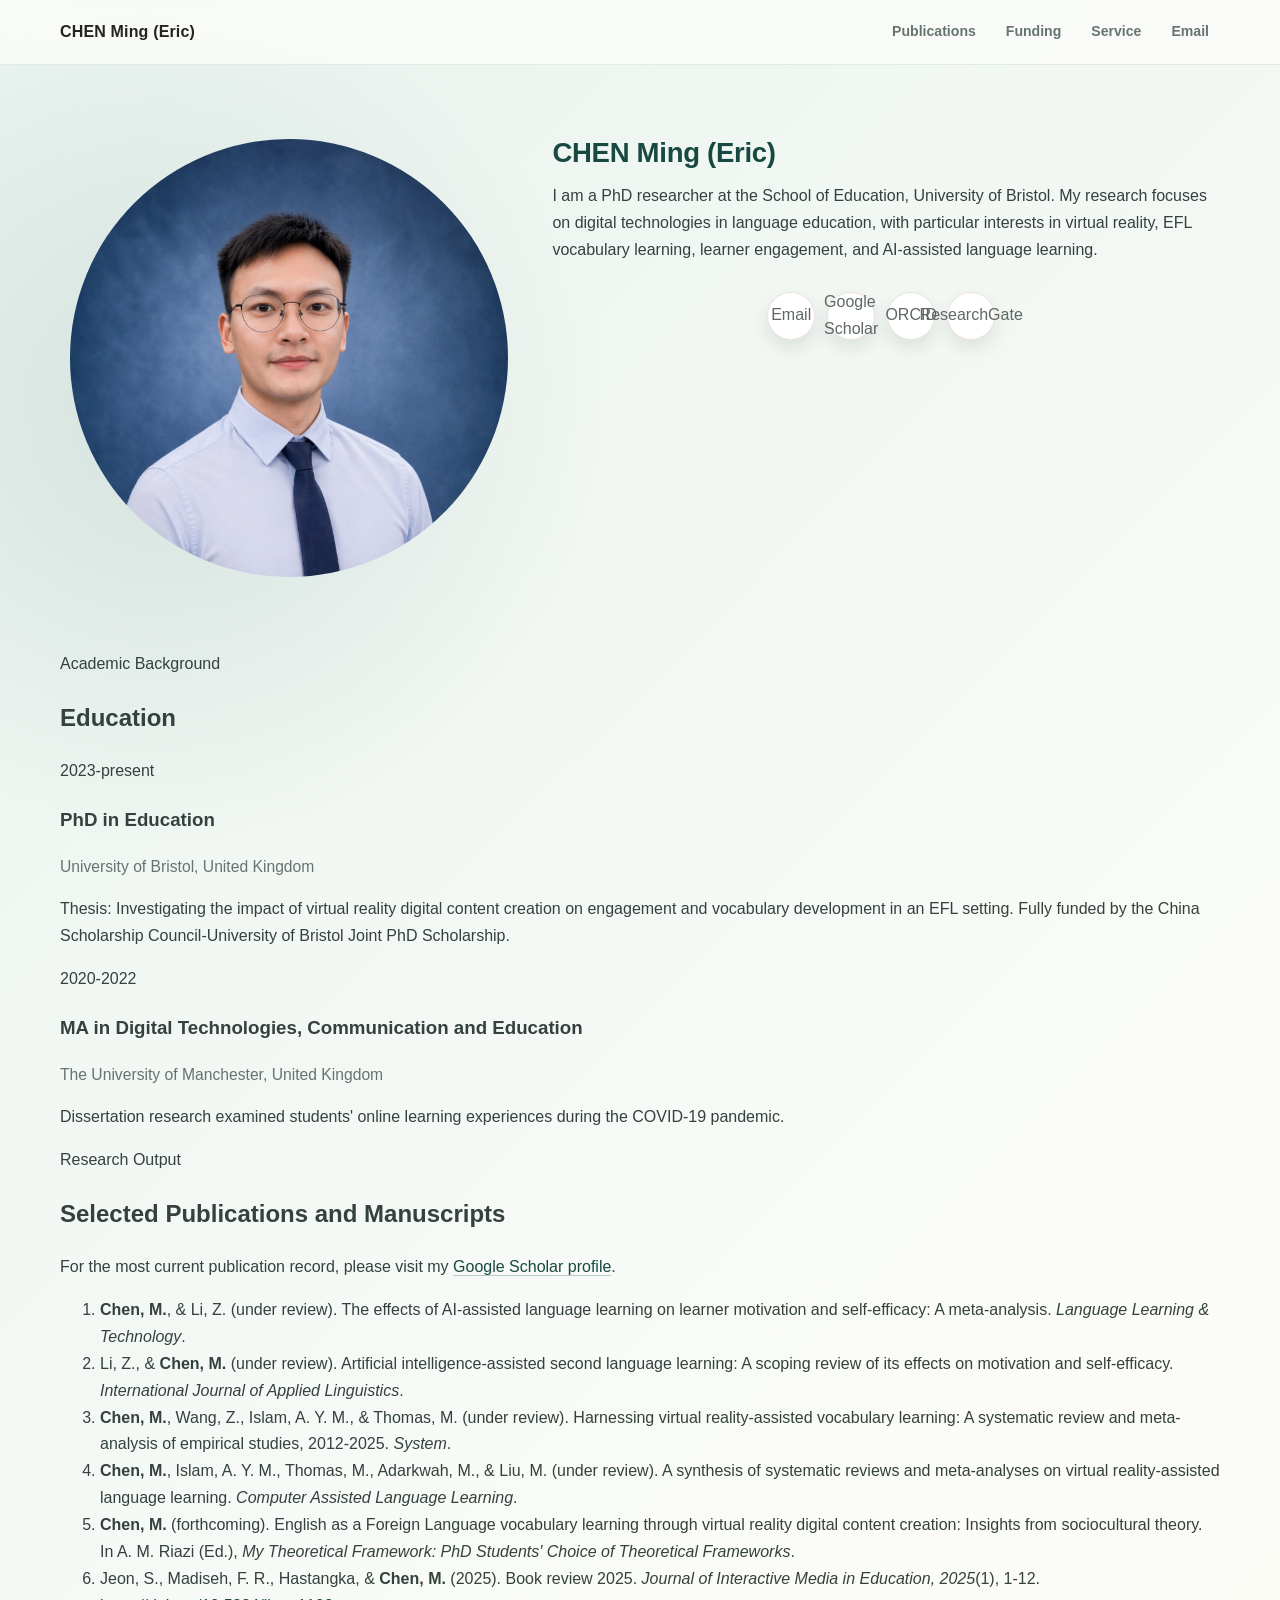
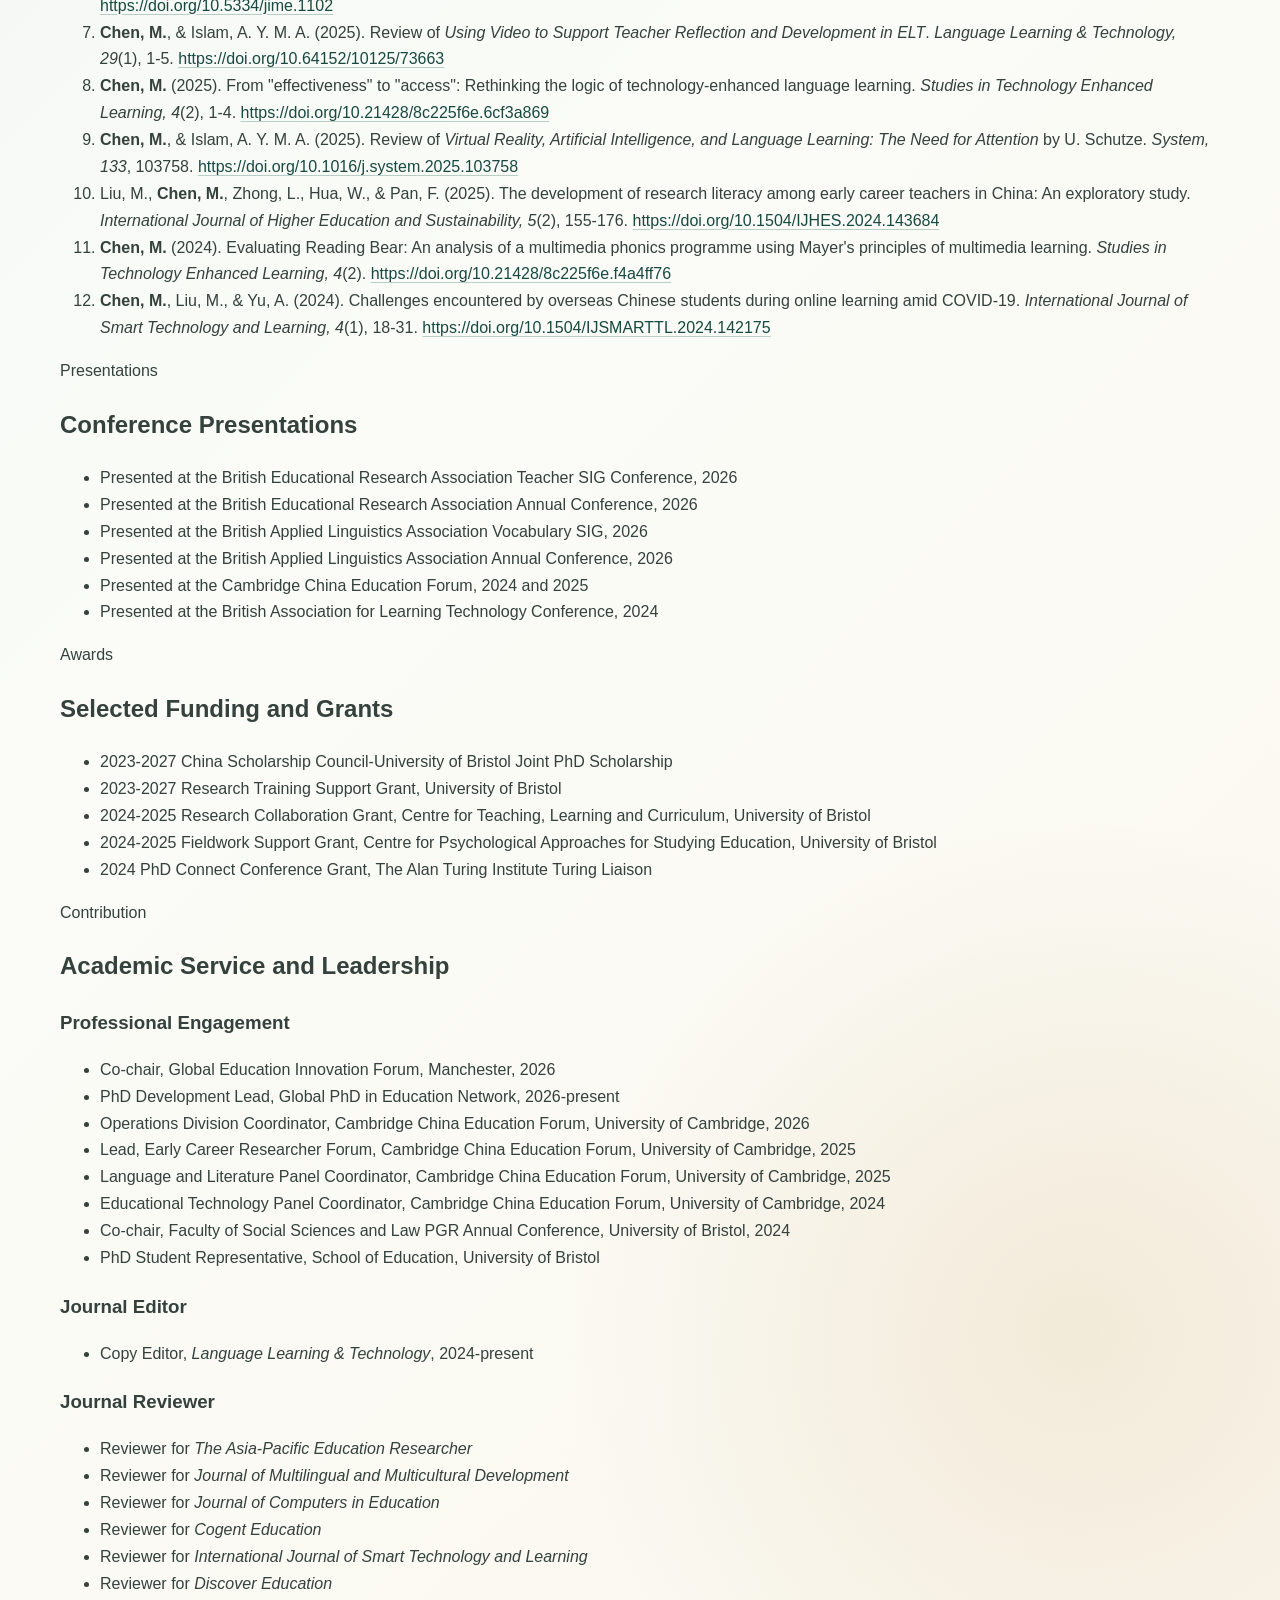
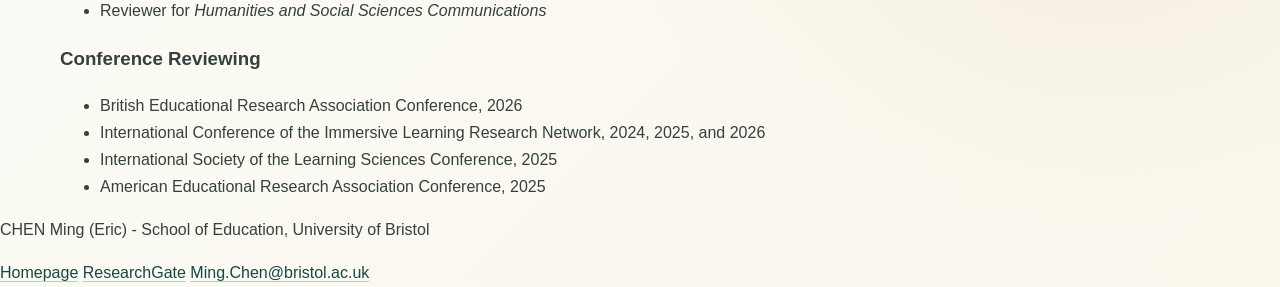
<file: index.html>
<!doctype html>
<html lang="en">
  <head>
    <meta charset="utf-8">
    <meta name="viewport" content="width=device-width, initial-scale=1">
    <meta name="description" content="Academic CV for CHEN Ming (Eric), PhD researcher in education, digital technologies, language learning, virtual reality, and AI-assisted learning.">
    <title>CHEN Ming (Eric) | Academic CV</title>
    <link rel="preconnect" href="https://fonts.googleapis.com">
    <link rel="preconnect" href="https://fonts.gstatic.com" crossorigin>
    <link href="https://fonts.googleapis.com/css2?family=Inter:wght@400;500;600;700;800&amp;family=Source+Serif+4:opsz,wght@8..60,600;8..60,700&amp;display=swap" rel="stylesheet">
    <link rel="stylesheet" href="styles.css">
  </head>
  <body>
    <header class="site-header">
      <nav class="nav" aria-label="Primary navigation">
        <a class="brand" href="#top">CHEN Ming (Eric)</a>
        <div class="nav-links">
          <a href="#publications">Publications</a>
          <a href="#funding">Funding</a>
          <a href="#service">Service</a>
          <a href="mailto:Ming.Chen@bristol.ac.uk">Email</a>
        </div>
      </nav>
    </header>

    <main id="top">
      <section class="hero">
        <img class="profile-photo" src="assets/profile.jpg" alt="Portrait of CHEN Ming (Eric)">
        <div class="hero-content">
          <h1>CHEN Ming (Eric)</h1>
          <p class="intro">
            I am a PhD researcher at the School of Education, University of Bristol. My research focuses on digital technologies
            in language education, with particular interests in virtual reality, EFL vocabulary learning, learner engagement,
            and AI-assisted language learning.
          </p>
          <div class="profile-links" aria-label="Profile links">
            <a href="mailto:Ming.Chen@bristol.ac.uk">Email</a>
            <a href="https://scholar.google.com/citations?user=bhmuN8YAAAAJ&amp;hl=en">Google Scholar</a>
            <a href="https://orcid.org/0000-0003-4099-1606">ORCID</a>
            <a href="https://www.researchgate.net/profile/Ming-Chen-174/research?_tp=eyJjb250ZXh0Ijp7InBhZ2UiOiJwcm9maWxlIiwicHJldmlvdXNQYWdlIjoiaG9tZSJ9fQ">ResearchGate</a>
          </div>
        </div>
      </section>

      <section class="section two-column" id="education">
        <div class="section-heading">
          <p class="eyebrow">Academic Background</p>
          <h2>Education</h2>
        </div>
        <div class="timeline">
          <article>
            <div class="date">2023-present</div>
            <h3>PhD in Education</h3>
            <p class="institution">University of Bristol, United Kingdom</p>
            <p>
              Thesis: Investigating the impact of virtual reality digital content creation on engagement and vocabulary development
              in an EFL setting. Fully funded by the China Scholarship Council-University of Bristol Joint PhD Scholarship.
            </p>
          </article>
          <article>
            <div class="date">2020-2022</div>
            <h3>MA in Digital Technologies, Communication and Education</h3>
            <p class="institution">The University of Manchester, United Kingdom</p>
            <p>
              Dissertation research examined students' online learning experiences during the COVID-19 pandemic.
            </p>
          </article>
        </div>
      </section>

      <section class="section" id="publications">
        <div class="section-heading">
          <p class="eyebrow">Research Output</p>
          <h2>Selected Publications and Manuscripts</h2>
          <p>For the most current publication record, please visit my <a href="https://scholar.google.com/citations?user=bhmuN8YAAAAJ&amp;hl=en">Google Scholar profile</a>.</p>
        </div>
        <ol class="publication-list">
          <li><strong>Chen, M.</strong>, &amp; Li, Z. (under review). The effects of AI-assisted language learning on learner motivation and self-efficacy: A meta-analysis. <em>Language Learning &amp; Technology</em>.</li>
          <li>Li, Z., &amp; <strong>Chen, M.</strong> (under review). Artificial intelligence-assisted second language learning: A scoping review of its effects on motivation and self-efficacy. <em>International Journal of Applied Linguistics</em>.</li>
          <li><strong>Chen, M.</strong>, Wang, Z., Islam, A. Y. M., &amp; Thomas, M. (under review). Harnessing virtual reality-assisted vocabulary learning: A systematic review and meta-analysis of empirical studies, 2012-2025. <em>System</em>.</li>
          <li><strong>Chen, M.</strong>, Islam, A. Y. M., Thomas, M., Adarkwah, M., &amp; Liu, M. (under review). A synthesis of systematic reviews and meta-analyses on virtual reality-assisted language learning. <em>Computer Assisted Language Learning</em>.</li>
          <li><strong>Chen, M.</strong> (forthcoming). English as a Foreign Language vocabulary learning through virtual reality digital content creation: Insights from sociocultural theory. In A. M. Riazi (Ed.), <em>My Theoretical Framework: PhD Students' Choice of Theoretical Frameworks</em>.</li>
          <li>Jeon, S., Madiseh, F. R., Hastangka, &amp; <strong>Chen, M.</strong> (2025). Book review 2025. <em>Journal of Interactive Media in Education, 2025</em>(1), 1-12. <a href="https://doi.org/10.5334/jime.1102">https://doi.org/10.5334/jime.1102</a></li>
          <li><strong>Chen, M.</strong>, &amp; Islam, A. Y. M. A. (2025). Review of <em>Using Video to Support Teacher Reflection and Development in ELT</em>. <em>Language Learning &amp; Technology, 29</em>(1), 1-5. <a href="https://doi.org/10.64152/10125/73663">https://doi.org/10.64152/10125/73663</a></li>
          <li><strong>Chen, M.</strong> (2025). From "effectiveness" to "access": Rethinking the logic of technology-enhanced language learning. <em>Studies in Technology Enhanced Learning, 4</em>(2), 1-4. <a href="https://doi.org/10.21428/8c225f6e.6cf3a869">https://doi.org/10.21428/8c225f6e.6cf3a869</a></li>
          <li><strong>Chen, M.</strong>, &amp; Islam, A. Y. M. A. (2025). Review of <em>Virtual Reality, Artificial Intelligence, and Language Learning: The Need for Attention</em> by U. Schutze. <em>System, 133</em>, 103758. <a href="https://doi.org/10.1016/j.system.2025.103758">https://doi.org/10.1016/j.system.2025.103758</a></li>
          <li>Liu, M., <strong>Chen, M.</strong>, Zhong, L., Hua, W., &amp; Pan, F. (2025). The development of research literacy among early career teachers in China: An exploratory study. <em>International Journal of Higher Education and Sustainability, 5</em>(2), 155-176. <a href="https://doi.org/10.1504/IJHES.2024.143684">https://doi.org/10.1504/IJHES.2024.143684</a></li>
          <li><strong>Chen, M.</strong> (2024). Evaluating Reading Bear: An analysis of a multimedia phonics programme using Mayer's principles of multimedia learning. <em>Studies in Technology Enhanced Learning, 4</em>(2). <a href="https://doi.org/10.21428/8c225f6e.f4a4ff76">https://doi.org/10.21428/8c225f6e.f4a4ff76</a></li>
          <li><strong>Chen, M.</strong>, Liu, M., &amp; Yu, A. (2024). Challenges encountered by overseas Chinese students during online learning amid COVID-19. <em>International Journal of Smart Technology and Learning, 4</em>(1), 18-31. <a href="https://doi.org/10.1504/IJSMARTTL.2024.142175">https://doi.org/10.1504/IJSMARTTL.2024.142175</a></li>
        </ol>
      </section>

      <section class="section two-column" id="conferences">
        <div class="section-heading">
          <p class="eyebrow">Presentations</p>
          <h2>Conference Presentations</h2>
        </div>
        <ul class="compact-list">
          <li>Presented at the British Educational Research Association Teacher SIG Conference, 2026</li>
          <li>Presented at the British Educational Research Association Annual Conference, 2026</li>
          <li>Presented at the British Applied Linguistics Association Vocabulary SIG, 2026</li>
          <li>Presented at the British Applied Linguistics Association Annual Conference, 2026</li>
          <li>Presented at the Cambridge China Education Forum, 2024 and 2025</li>
          <li>Presented at the British Association for Learning Technology Conference, 2024</li>
        </ul>
      </section>

      <section class="section" id="funding">
        <div class="section-heading">
          <p class="eyebrow">Awards</p>
          <h2>Selected Funding and Grants</h2>
        </div>
        <ul class="award-list">
          <li><span>2023-2027</span> China Scholarship Council-University of Bristol Joint PhD Scholarship</li>
          <li><span>2023-2027</span> Research Training Support Grant, University of Bristol</li>
          <li><span>2024-2025</span> Research Collaboration Grant, Centre for Teaching, Learning and Curriculum, University of Bristol</li>
          <li><span>2024-2025</span> Fieldwork Support Grant, Centre for Psychological Approaches for Studying Education, University of Bristol</li>
          <li><span>2024</span> PhD Connect Conference Grant, The Alan Turing Institute Turing Liaison</li>
        </ul>
      </section>

      <section class="section" id="service">
        <div class="section-heading">
          <p class="eyebrow">Contribution</p>
          <h2>Academic Service and Leadership</h2>
        </div>
        <div class="service-layout">
          <article>
            <h3>Professional Engagement</h3>
            <ul>
              <li>Co-chair, Global Education Innovation Forum, Manchester, 2026</li>
              <li>PhD Development Lead, Global PhD in Education Network, 2026-present</li>
              <li>Operations Division Coordinator, Cambridge China Education Forum, University of Cambridge, 2026</li>
              <li>Lead, Early Career Researcher Forum, Cambridge China Education Forum, University of Cambridge, 2025</li>
              <li>Language and Literature Panel Coordinator, Cambridge China Education Forum, University of Cambridge, 2025</li>
              <li>Educational Technology Panel Coordinator, Cambridge China Education Forum, University of Cambridge, 2024</li>
              <li>Co-chair, Faculty of Social Sciences and Law PGR Annual Conference, University of Bristol, 2024</li>
              <li>PhD Student Representative, School of Education, University of Bristol</li>
            </ul>
          </article>
          <article>
            <h3>Journal Editor</h3>
            <ul>
              <li>Copy Editor, <em>Language Learning &amp; Technology</em>, 2024-present</li>
            </ul>
          </article>
          <article>
            <h3>Journal Reviewer</h3>
            <ul>
              <li>Reviewer for <em>The Asia-Pacific Education Researcher</em></li>
              <li>Reviewer for <em>Journal of Multilingual and Multicultural Development</em></li>
              <li>Reviewer for <em>Journal of Computers in Education</em></li>
              <li>Reviewer for <em>Cogent Education</em></li>
              <li>Reviewer for <em>International Journal of Smart Technology and Learning</em></li>
              <li>Reviewer for <em>Discover Education</em></li>
              <li>Reviewer for <em>Humanities and Social Sciences Communications</em></li>
            </ul>
          </article>
          <article>
            <h3>Conference Reviewing</h3>
            <ul>
              <li>British Educational Research Association Conference, 2026</li>
              <li>International Conference of the Immersive Learning Research Network, 2024, 2025, and 2026</li>
              <li>International Society of the Learning Sciences Conference, 2025</li>
              <li>American Educational Research Association Conference, 2025</li>
            </ul>
          </article>
        </div>
      </section>
    </main>

    <footer class="footer">
      <p>CHEN Ming (Eric) - School of Education, University of Bristol</p>
      <div>
        <a href="https://ericmingchen.github.io/">Homepage</a>
        <a href="https://www.researchgate.net/profile/Ming-Chen-174/research?_tp=eyJjb250ZXh0Ijp7InBhZ2UiOiJwcm9maWxlIiwicHJldmlvdXNQYWdlIjoiaG9tZSJ9fQ">ResearchGate</a>
        <a href="mailto:Ming.Chen@bristol.ac.uk">Ming.Chen@bristol.ac.uk</a>
      </div>
    </footer>
  </body>
</html>
</file>
<file: styles.css>
:root {
  color-scheme: light;
  --ink: #242321;
  --text: #34413d;
  --muted: #66746f;
  --line: #dce6df;
  --paper: #fbfcf8;
  --panel: rgba(255, 255, 255, 0.8);
  --accent: #27645b;
  --accent-deep: #174941;
  --accent-soft: #e8f2ee;
  --gold: #b8832f;
  --gold-soft: #f4ead8;
  --icon: #5f6864;
  --shadow: 0 22px 60px rgba(23, 33, 31, 0.1);
  font-family: Helvetica, Arial, sans-serif;
}

* {
  box-sizing: border-box;
}

html {
  scroll-behavior: smooth;
}

body {
  margin: 0;
  background:
    radial-gradient(circle at 14% 12%, rgba(39, 100, 91, 0.13), transparent 27rem),
    radial-gradient(circle at 84% 84%, rgba(184, 131, 47, 0.12), transparent 32rem),
    linear-gradient(135deg, rgba(232, 242, 238, 0.92), rgba(251, 252, 248, 0.92) 50%, rgba(250, 246, 236, 0.94)),
    var(--paper);
  color: var(--text);
  font-size: 16px;
  line-height: 1.68;
}

a {
  color: var(--accent-deep);
  text-decoration-color: rgba(39, 100, 91, 0.3);
  text-underline-offset: 0.18em;
  transition: color 160ms ease, background 160ms ease, border-color 160ms ease, transform 160ms ease;
}

a:hover {
  color: var(--accent);
}

.site-header {
  position: sticky;
  top: 0;
  z-index: 20;
  border-bottom: 1px solid rgba(220, 230, 223, 0.78);
  background: rgba(251, 252, 248, 0.86);
  backdrop-filter: blur(16px);
}

.nav {
  display: flex;
  align-items: center;
  justify-content: space-between;
  gap: 20px;
  width: min(1160px, calc(100% - 36px));
  min-height: 64px;
  margin: 0 auto;
}

.brand {
  color: var(--ink);
  font-weight: 800;
  letter-spacing: 0.01em;
  text-decoration: none;
}

.nav-links {
  display: flex;
  flex-wrap: wrap;
  gap: 8px;
  justify-content: flex-end;
}

.nav-links a {
  padding: 7px 11px;
  border-radius: 999px;
  color: var(--muted);
  font-size: 0.88rem;
  font-weight: 700;
  text-decoration: none;
}

.nav-links a:hover {
  background: rgba(255, 255, 255, 0.72);
  color: var(--accent-deep);
}

main {
  width: min(1160px, calc(100% - 36px));
  margin: 0 auto;
}

.hero {
  display: grid;
  grid-template-columns: minmax(280px, 0.9fr) minmax(0, 1.35fr);
  gap: 44px;
  align-items: stretch;
  margin: 44px 0 38px;
  padding: 30px 10px 36px;
}

.content {
  border: 1px solid rgba(220, 230, 223, 0.9);
  border-radius: 18px;
  background: var(--panel);
  box-shadow: var(--shadow);
  backdrop-filter: blur(14px);
}

.identity {
  display: grid;
  justify-items: center;
  align-content: center;
  min-height: 0;
  padding: 14px 12px;
  text-align: center;
}

.hero-photo-wrap {
  position: relative;
  width: min(214px, 70vw);
  margin: 0 auto 24px;
}

.hero-photo-wrap::before {
  content: "";
  position: absolute;
  inset: -9px;
  border-radius: 50%;
  background: #ffffff;
  box-shadow: 0 16px 38px rgba(23, 33, 31, 0.12);
}

.profile-photo {
  position: relative;
  display: block;
  width: 100%;
  aspect-ratio: 1;
  border-radius: 50%;
  object-fit: cover;
}

h1 {
  margin: 0 0 14px;
  color: var(--accent-deep);
  font-size: clamp(1.58rem, 2.15vw, 2.08rem);
  font-weight: 850;
  line-height: 1.02;
  letter-spacing: -0.01em;
  white-space: nowrap;
}

.pronouns {
  margin: 0 0 10px;
  color: var(--muted);
  font-size: 0.96rem;
}

.position {
  margin: 0;
  color: var(--gold);
  font-size: 1.14rem;
  font-weight: 800;
}

.institution {
  margin: 9px 0 0;
  color: var(--muted);
  font-size: 0.98rem;
}

.profile-links {
  display: flex;
  flex-wrap: wrap;
  gap: 12px;
  justify-content: center;
  margin-top: 28px;
}

.profile-links a {
  display: inline-flex;
  align-items: center;
  justify-content: center;
  width: 48px;
  height: 48px;
  border: 1px solid #ece5dc;
  border-radius: 50%;
  background: #ffffff;
  color: var(--icon);
  text-decoration: none;
  box-shadow: 0 8px 18px rgba(23, 33, 31, 0.1);
}

.profile-links a:hover {
  color: var(--gold);
  transform: translateY(-2px);
}

.profile-links span {
  position: absolute;
  width: 1px;
  height: 1px;
  overflow: hidden;
  clip: rect(0 0 0 0);
  white-space: nowrap;
}

.profile-links svg {
  width: 22px;
  height: 22px;
  fill: none;
  stroke: currentColor;
  stroke-linecap: round;
  stroke-linejoin: round;
  stroke-width: 1.85;
}

.profile-links svg text {
  fill: currentColor;
  stroke: none;
  font-family: Helvetica, Arial, sans-serif;
  font-size: 9px;
  font-weight: 850;
}

.summary-panel {
  display: grid;
  align-content: center;
  min-height: 0;
  padding: 20px 8px 20px 28px;
}

.welcome {
  max-width: 780px;
  margin: 0;
  color: var(--text);
  font-size: clamp(1.04rem, 1.35vw, 1.18rem);
  line-height: 1.76;
  white-space: pre-line;
}

.interests {
  margin-top: 42px;
}

.interest-title {
  display: flex;
  align-items: center;
  gap: 14px;
  margin-bottom: 18px;
}

.interest-title h2 {
  margin: 0;
  color: var(--ink);
  font-family: Helvetica, Arial, sans-serif;
  font-size: clamp(1.55rem, 2.2vw, 2rem);
  font-weight: 850;
  line-height: 1.1;
}

.interest-icon {
  display: inline-flex;
  align-items: center;
  justify-content: center;
  flex: 0 0 auto;
  width: 42px;
  height: 42px;
  border-radius: 50%;
  background: var(--gold-soft);
  color: var(--gold);
}

.interest-icon svg {
  width: 21px;
  height: 21px;
  fill: none;
  stroke: currentColor;
  stroke-linecap: round;
  stroke-linejoin: round;
  stroke-width: 1.9;
}

.interest-list {
  display: flex;
  flex-wrap: wrap;
  gap: 11px 12px;
}

.interest-list span {
  display: inline-flex;
  align-items: center;
  min-height: 36px;
  padding: 7px 15px;
  border: 1px solid #eee5dc;
  border-radius: 999px;
  background: #fffaf6;
  color: var(--accent-deep);
  font-size: 0.94rem;
  font-weight: 700;
}

.content {
  margin: 0 0 72px;
  padding: 40px 46px;
}

.content h2 {
  position: relative;
  margin: 0 0 16px;
  padding-bottom: 9px;
  border-bottom: 1px solid var(--line);
  color: var(--ink);
  font-family: Helvetica, Arial, sans-serif;
  font-size: clamp(1.42rem, 1.9vw, 1.8rem);
  line-height: 1.18;
}

.content h2::after {
  content: "";
  position: absolute;
  left: 0;
  bottom: -1px;
  width: 62px;
  height: 2px;
  background: var(--accent);
}

.content h2:not(:first-child) {
  margin-top: 38px;
}

.content h3 {
  margin: 28px 0 10px;
  color: var(--ink);
  font-size: 1.04rem;
  font-weight: 800;
  line-height: 1.34;
}

.content p {
  margin: 0 0 13px;
}

.content ul,
.content ol {
  margin: 0 0 20px;
  padding-left: 1.35rem;
}

.content li {
  margin-bottom: 8px;
  padding-left: 2px;
}

.content strong {
  color: var(--ink);
  font-weight: 850;
}

.content em {
  color: #2f2d2a;
}

@media (max-width: 900px) {
  .nav {
    align-items: flex-start;
    flex-direction: column;
    padding: 13px 0;
  }

  .hero {
    grid-template-columns: 1fr;
    gap: 22px;
    padding: 28px 0 30px;
  }

  .identity,
  .summary-panel {
    min-height: auto;
  }

  .summary-panel {
    padding: 30px 24px;
  }

  .hero-photo-wrap {
    width: 190px;
  }

  .content {
    padding: 30px 22px;
  }
}

@media (max-width: 540px) {
  main,
  .nav {
    width: min(100% - 24px, 1160px);
  }

  h1 {
    font-size: clamp(1.42rem, 6.5vw, 1.86rem);
  }

  .profile-links a {
    width: 46px;
    height: 46px;
  }
}

@media print {
  .site-header,
  .profile-links,
  .hero-photo-wrap {
    display: none;
  }

  body {
    background: #ffffff;
  }

  main {
    width: 100%;
  }

  .hero,
  .identity,
  .summary-panel,
  .content {
    display: block;
    min-height: 0;
    padding: 0;
    border: 0;
    box-shadow: none;
    background: transparent;
  }
}
</file>
